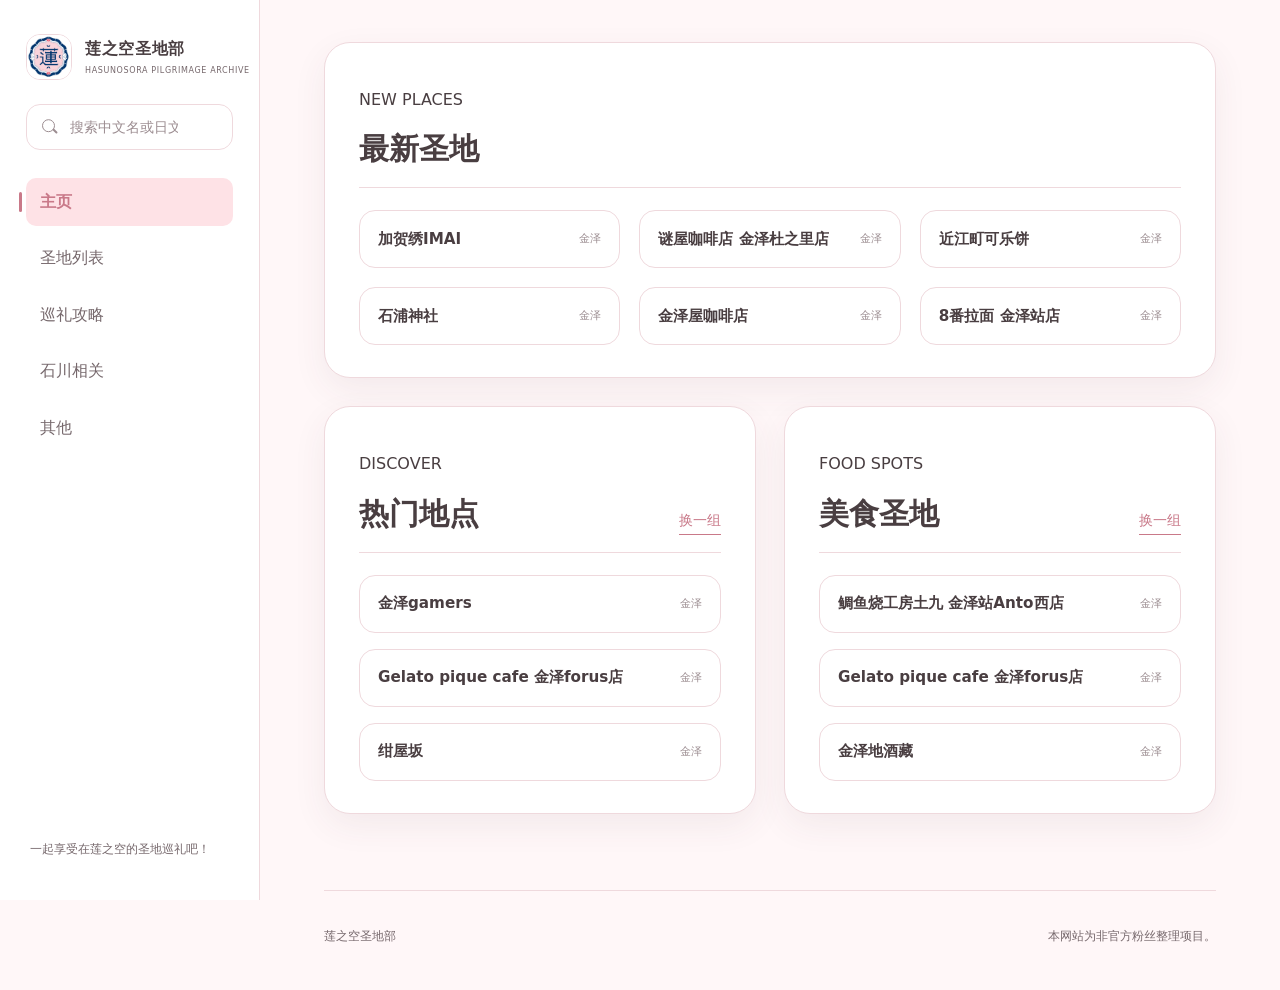
<file: index.html>
<!DOCTYPE html>
<html lang="zh-CN">
<head>
  <meta charset="UTF-8">

  <meta
    name="viewport"
    content="width=device-width, initial-scale=1.0"
  >


  <title>莲之空圣地部</title>

  <link rel="stylesheet" href="./style.css">
  <script src="./main.js" defer></script>
</head>

<body>
  <!-- 手机端菜单按钮 -->
  <button
    class="mobile-menu-button"
    id="mobile-menu-button"
    type="button"
    aria-label="打开导航菜单"
    aria-controls="sidebar"
    aria-expanded="false"
  >
    <span></span>
    <span></span>
    <span></span>
  </button>

  <!-- 手机端侧边栏遮罩 -->
  <div
    class="sidebar-overlay"
    id="sidebar-overlay"
    hidden
  ></div>

  <!-- 左侧边栏 -->
<aside class="sidebar" id="sidebar">
  <a class="site-brand" href="./index.html">
    <span class="brand-icon" aria-hidden="true">
      <img src="./images/hasu.jpg" alt="">
    </span>

    <span class="brand-text">
      <strong>莲之空圣地部</strong>
      <small>HASUNOSORA PILGRIMAGE ARCHIVE</small>
    </span>
  </a>
      <!-- 搜索框放在这里 -->
  <div class="site-search">
    <label class="visually-hidden" for="site-search-input">
      搜索圣地
    </label>

    <input
      id="site-search-input"
      type="search"
      placeholder="搜索中文名或日文名"
      autocomplete="off"
    >

    <div
      class="search-results"
      id="search-results"
      hidden
    ></div>
  </div>

    <nav class="sidebar-nav" aria-label="网站主要导航">
      <a class="active" href="./index.html">
        <span>主页</span>
      </a>

      <a href="./places/index.html">
        <span>圣地列表</span>
      </a>

      <a href="./tips/index.html">
        <span>巡礼攻略</span>
      </a>

      <a href="./news/index.html">
        <span>石川相关</span>
      </a>

      <a href="./other/index.html">
        <span>其他</span>
      </a>
    </nav>

    <div class="sidebar-footer">
      <p>一起享受在莲之空的圣地巡礼吧！</p>
    </div>
  </aside>

  <!-- 页面主体 -->
  <main class="main-content">
  

    <!-- 最新圣地 -->
    <section class="homepage-section latest-section">
      <div class="section-header">
        <div>
          <p class="section-label">NEW PLACES</p>
          <h2>最新圣地</h2>
        </div>


      </div>

      <div
        class="place-grid"
        id="latest-places"
        aria-live="polite"
      >
        <p class="status-message">正在读取地点数据……</p>
      </div>
    </section>

  <!-- 热门地点与美食圣地 -->
<div class="homepage-section-row">

  <!-- 热门地点 -->
  <section class="homepage-section popular-section">
    <div class="section-header">
      <div>
        <p class="section-label">DISCOVER</p>
        <h2>热门地点</h2>
      </div>

      <button
        class="section-button"
        id="shuffle-popular"
        type="button"
      >
        换一组
      </button>
    </div>

    <div
      class="place-grid"
      id="popular-places"
      aria-live="polite"
    ></div>
  </section>

  <!-- 美食圣地 -->
  <section class="homepage-section food-section">
    <div class="section-header">
      <div>
        <p class="section-label">FOOD SPOTS</p>
        <h2>美食圣地</h2>
      </div>

      <button
        class="section-button"
        id="shuffle-food"
        type="button"
      >
        换一组
      </button>
    </div>

    <div
      class="place-grid"
      id="food-places"
      aria-live="polite"
    ></div>
  </section>

</div>

    <footer class="site-footer">
      <p>莲之空圣地部</p>
      <p>本网站为非官方粉丝整理项目。</p>
    </footer>
  </main>
</body>
</html>
</file>
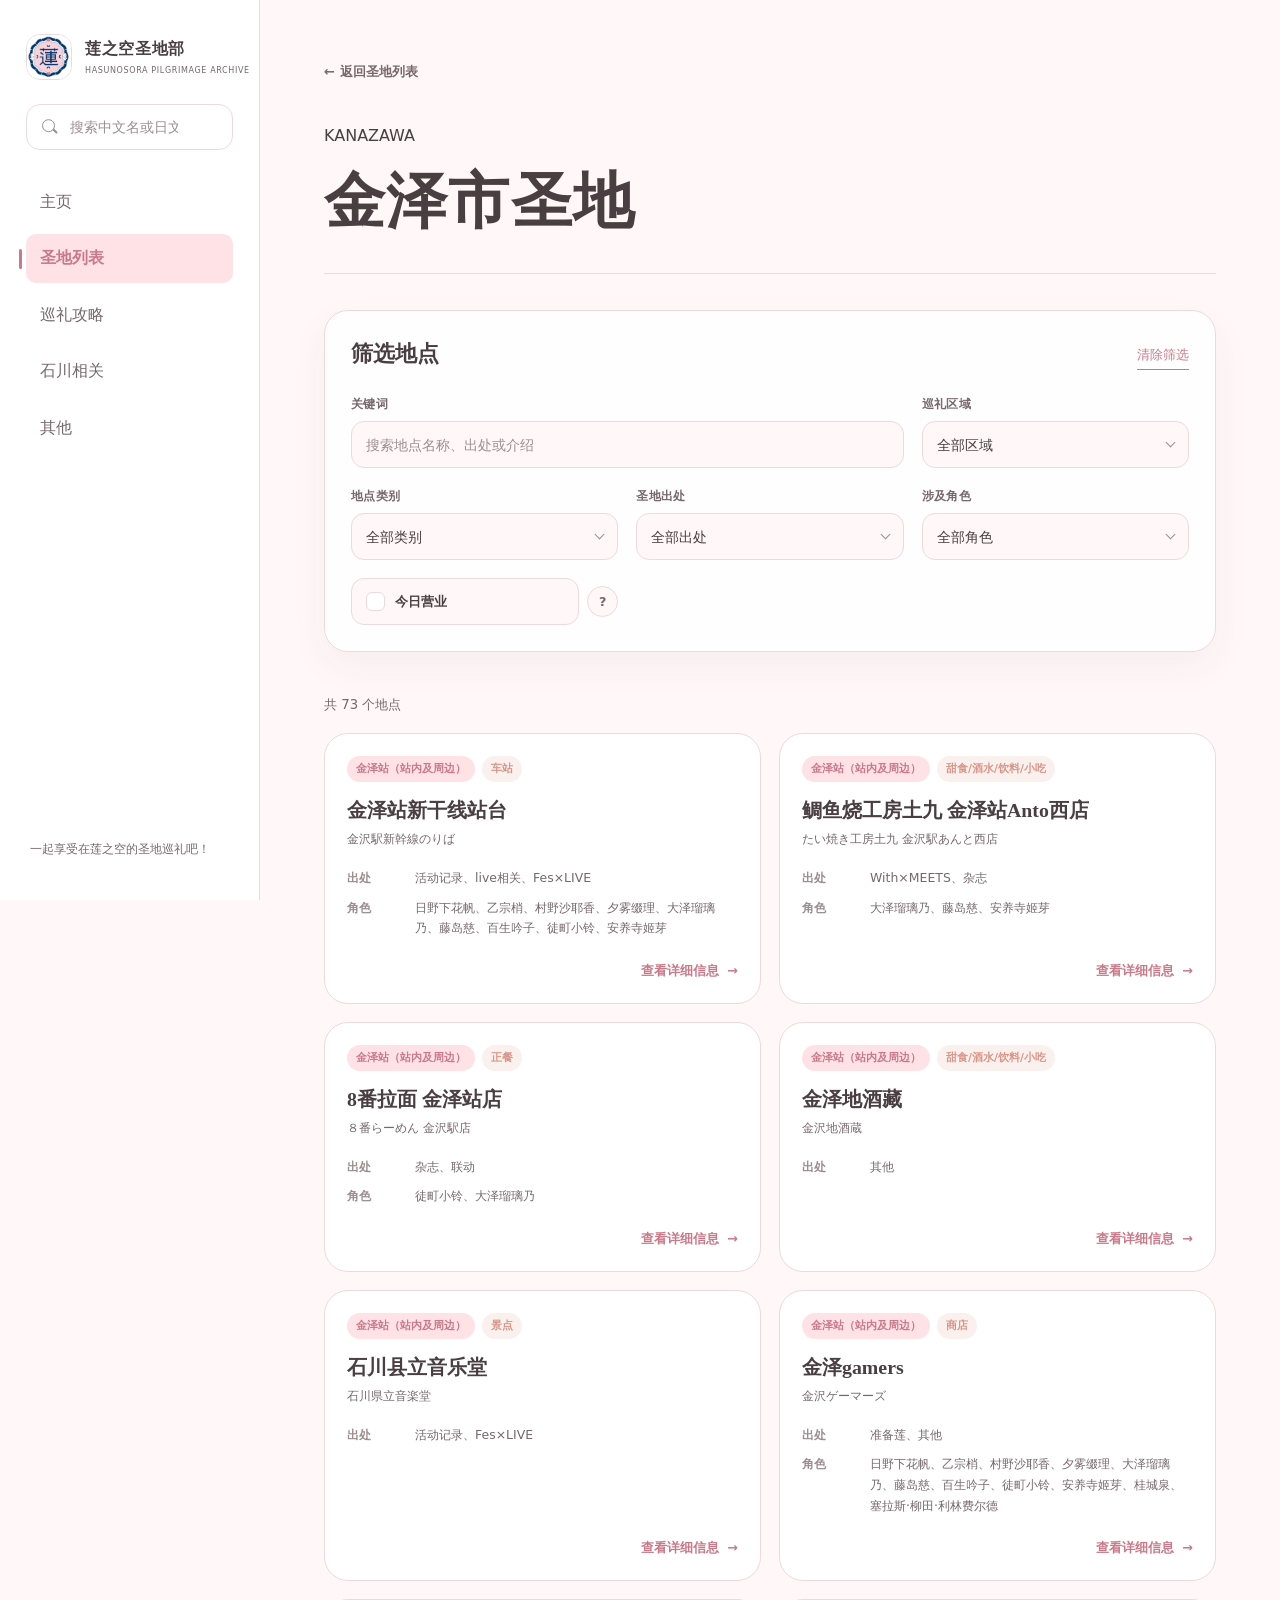
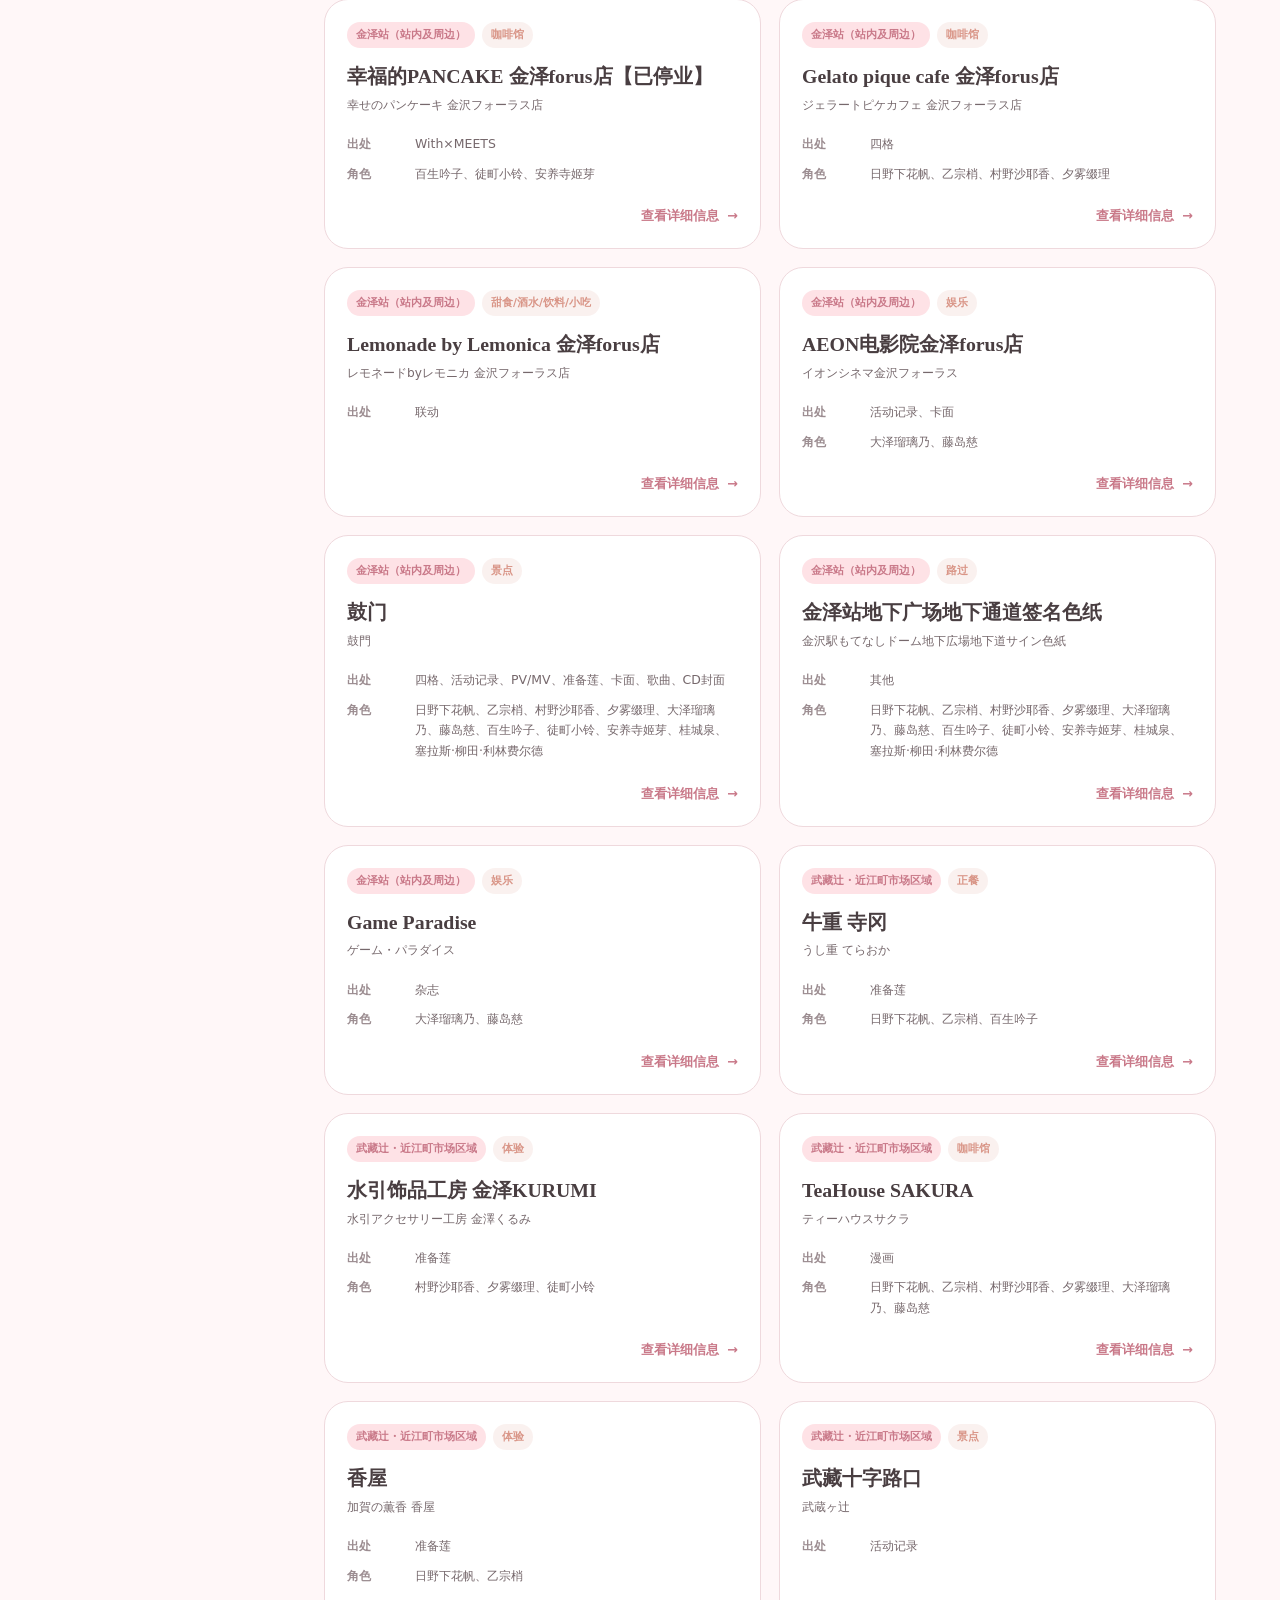
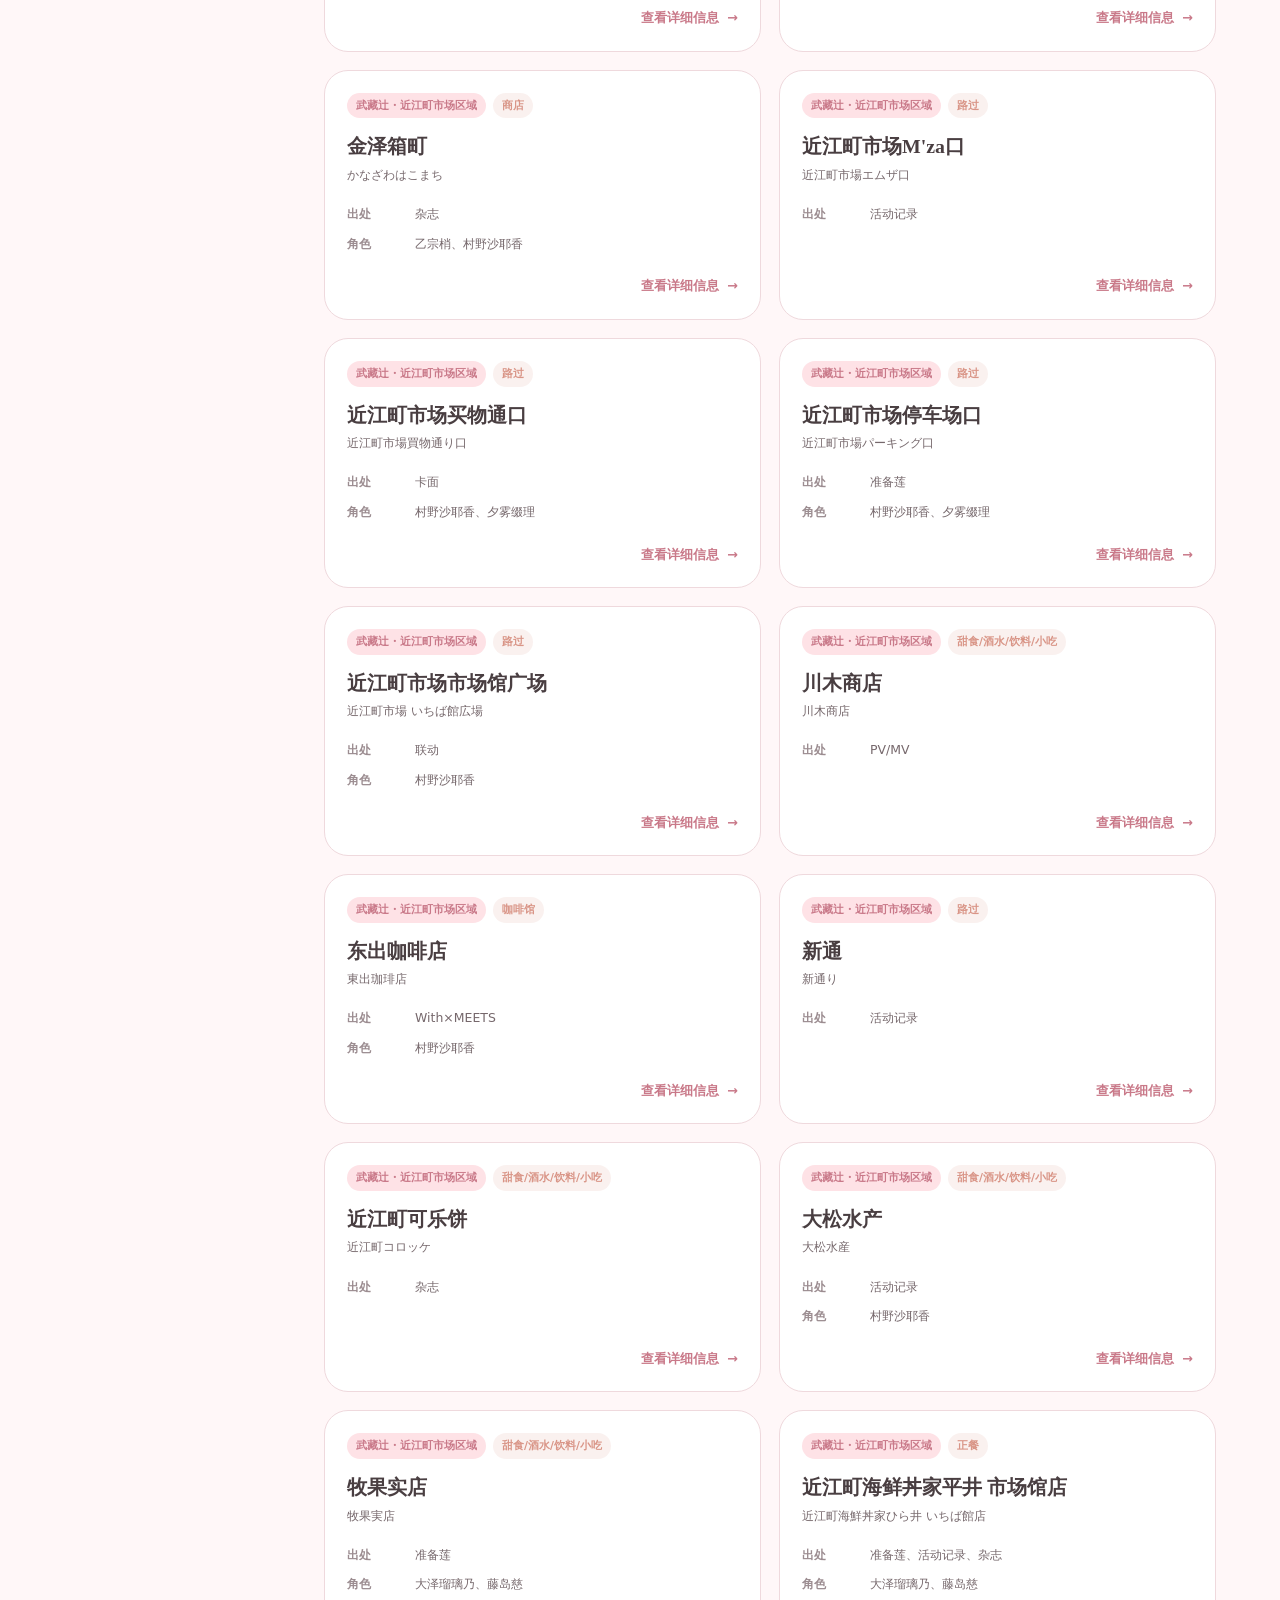
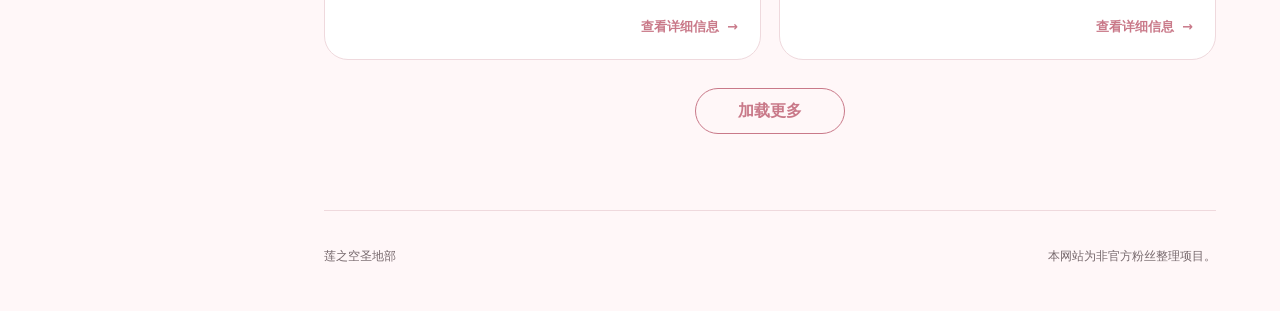
<file: places/ishikawa/kanazawa/index.html>
<!DOCTYPE html>
<html lang="zh-CN">
<head>
  <meta charset="UTF-8">

  <meta
    name="viewport"
    content="width=device-width, initial-scale=1.0"
  >

  <title>金泽市圣地｜莲之空圣地部</title>

  <!-- 公共样式 -->
  <link
    rel="stylesheet"
    href="../../../style.css"
  >

  <!-- 金泽页面专用样式 -->
  <link
    rel="stylesheet"
    href="./kanazawa.css"
  >

  <!-- 金泽页面专用脚本 -->
  <script
    src="./kanazawa.js"
    defer
  ></script>
</head>

<body>
  <!-- 手机端菜单按钮 -->
  <button
    class="mobile-menu-button"
    id="mobile-menu-button"
    type="button"
    aria-label="打开导航菜单"
    aria-controls="sidebar"
    aria-expanded="false"
  >
    <span></span>
    <span></span>
    <span></span>
  </button>

  <!-- 手机端侧边栏遮罩 -->
  <div
    class="sidebar-overlay"
    id="sidebar-overlay"
    hidden
  ></div>

  <!-- 左侧边栏 -->
  <aside
    class="sidebar"
    id="sidebar"
  >
<a class="site-brand" href="../../../index.html">
  <span class="brand-icon" aria-hidden="true">
    <img
      src="../../../images/hasu.jpg"
      alt=""
    >
  </span>

  <span class="brand-text">
    <strong>莲之空圣地部</strong>
    <small>HASUNOSORA PILGRIMAGE ARCHIVE</small>
  </span>
</a>

    <!-- 全站搜索框 -->
    <div class="site-search">
      <label
        class="visually-hidden"
        for="site-search-input"
      >
        搜索圣地
      </label>

      <input
        id="site-search-input"
        type="search"
        placeholder="搜索中文名或日文名"
        autocomplete="off"
      >

      <div
        class="search-results"
        id="search-results"
        hidden
      ></div>
    </div>

    <!-- 侧边栏导航 -->
    <nav
      class="sidebar-nav"
      aria-label="网站主要导航"
    >
      <a href="../../../index.html">
        <span>主页</span>
      </a>

      <a
        class="active"
        href="../../index.html"
        aria-current="page"
      >
        <span>圣地列表</span>
      </a>

      <a href="../../../tips/index.html">
        <span>巡礼攻略</span>
      </a>

      <a href="../../../news/index.html">
        <span>石川相关</span>
      </a>

      <a href="../../../other/index.html">
        <span>其他</span>
      </a>
    </nav>

    <div class="sidebar-footer">
      <p>一起享受在莲之空的圣地巡礼吧！</p>
    </div>
  </aside>

  <!-- 页面主体 -->
  <main class="main-content kanazawa-main">
    <!-- 返回上级和标题 -->
    <header class="kanazawa-heading">
      <a
        class="back-link"
        href="../../index.html"
      >
        ← 返回圣地列表
      </a>

      <p class="section-label">
        KANAZAWA
      </p>

      <h1>金泽市圣地</h1>
    </header>

    <!-- 筛选区域 -->
    <section
      class="filter-panel"
      aria-labelledby="filter-title"
    >
      <div class="filter-panel-heading">
        <h2 id="filter-title">筛选地点</h2>

        <button
          class="reset-filter-button"
          id="reset-filters"
          type="button"
        >
          清除筛选
        </button>
      </div>

      <div class="filter-grid">
        <!-- 金泽页面内搜索 -->
        <label class="filter-field filter-keyword">
          <span class="filter-label">
            关键词
          </span>

          <input
            id="filter-keyword"
            type="search"
            placeholder="搜索地点名称、出处或介绍"
            autocomplete="off"
          >
        </label>

<!-- 巡礼区域：自定义单选下拉框 -->
<div class="filter-field">
  <span class="filter-label">
    巡礼区域
  </span>

  <!--
    保留原来的 select。
    现有 JavaScript 仍然通过它读取当前选中的区域。
  -->
  <select
    class="single-select-native"
    id="filter-guide-area"
    tabindex="-1"
    aria-hidden="true"
  >
    <option value="">
      全部区域
    </option>
  </select>

  <!-- 页面上实际显示的单选下拉框 -->
  <div
    class="single-select"
    id="filter-guide-area-custom"
  >
    <button
      class="multi-select-button"
      id="filter-guide-area-button"
      type="button"
      aria-haspopup="listbox"
      aria-expanded="false"
      aria-controls="filter-guide-area-panel"
    >
      <span
        class="multi-select-text"
        id="filter-guide-area-text"
      >
        全部区域
      </span>

      <span
        class="multi-select-arrow"
        aria-hidden="true"
      ></span>
    </button>

    <div
      class="multi-select-panel"
      id="filter-guide-area-panel"
      hidden
    >
      <div
        class="multi-select-options single-select-options"
        id="filter-guide-area-options"
        role="listbox"
        aria-label="巡礼区域"
      ></div>
    </div>
  </div>
</div>

<!-- 地点类别：下拉多选 -->
<div class="filter-field">
  <span class="filter-label">
    地点类别
  </span>

  <div
    class="multi-select"
    id="filter-category"
    data-placeholder="全部类别"
  >
    <button
      class="multi-select-button"
      type="button"
      aria-expanded="false"
    >
      <span class="multi-select-text">
        全部类别
      </span>

      <span
        class="multi-select-arrow"
        aria-hidden="true"
      ></span>
    </button>

    <div
      class="multi-select-panel"
      hidden
    >
      <div
        class="multi-select-options"
        data-multi-options
      ></div>
    </div>
  </div>
</div>      

<!-- 圣地出处：下拉多选 -->
<div class="filter-field">
  <span class="filter-label">
    圣地出处
  </span>

  <div
    class="multi-select"
    id="filter-source"
    data-placeholder="全部出处"
  >
    <button
      class="multi-select-button"
      type="button"
      aria-expanded="false"
    >
      <span class="multi-select-text">
        全部出处
      </span>

      <span
        class="multi-select-arrow"
        aria-hidden="true"
      ></span>
    </button>

    <div
      class="multi-select-panel"
      hidden
    >
      <div
        class="multi-select-options"
        data-multi-options
      ></div>
    </div>
  </div>
</div>

<!-- 涉及角色：下拉多选 -->
<div class="filter-field">
  <span class="filter-label">
    涉及角色
  </span>

  <div
    class="multi-select"
    id="filter-character"
    data-placeholder="全部角色"
  >
    <button
      class="multi-select-button"
      type="button"
      aria-expanded="false"
    >
      <span class="multi-select-text">
        全部角色
      </span>

      <span
        class="multi-select-arrow"
        aria-hidden="true"
      ></span>
    </button>

    <div
      class="multi-select-panel"
      hidden
    >
      <div
        class="multi-select-options"
        data-multi-options
      ></div>
    </div>
  </div>
</div>

<!-- 今日营业 -->
<div class="today-open-control">
  <label
    class="today-open-filter"
    for="filter-open-today"
  >
    <input
      id="filter-open-today"
      type="checkbox"
    >

    <span
      class="checkbox-mark"
      aria-hidden="true"
    ></span>

    <span>
      今日营业
    </span>
  </label>

  <div class="open-today-help">
    <button
      class="open-today-help-button"
      id="open-today-help-button"
      type="button"
      aria-label="查看今日营业筛选说明"
      aria-controls="open-today-help-popup"
      aria-expanded="false"
    >
      ?
    </button>

    <div
      class="open-today-help-popup"
      id="open-today-help-popup"
      role="note"
    >
      <strong>
        关于“今日营业”
      </strong>

      <p>
        此筛选仅根据已登记的固定休息日进行判断。
        不定休会被归入营业；节假日特别营业、
        补休及临时停业等情况可能无法反映，
        出发前请查询圣地官网。
      </p>
    </div>
  </div>
</div>
      </div>
    </section>

    <!-- 筛选结果 -->
    <section
      class="places-result-section"
      aria-labelledby="result-title"
    >
      <div class="result-heading">
        <h2
          class="visually-hidden"
          id="result-title"
        >
          地点筛选结果
        </h2>

        <p
          class="result-count"
          id="result-count"
        >
          正在读取地点数据……
        </p>
      </div>

      <div
        class="kanazawa-place-list"
        id="kanazawa-place-list"
        aria-live="polite"
      >
        <p class="status-message">
          正在读取地点数据……
        </p>
      </div>

      <div class="load-more-area">
        <button
          class="load-more-button"
          id="load-more-button"
          type="button"
          hidden
        >
          加载更多
        </button>
      </div>
    </section>

    <footer class="site-footer">
      <p>莲之空圣地部</p>
      <p>本网站为非官方粉丝整理项目。</p>
    </footer>
  </main>
</body>
</html>
</file>
<file: style.css>
:root {
  /* 页面整体背景：略带粉色 */
  --background: #fff7f8;

  /* 侧边栏、卡片、搜索结果等主体区域保持白色 */
  --surface: #ffffff;

  /* 导航 hover、标签等较浅的粉色区域 */
  --surface-muted: #fff0f2;

  /* 文字颜色使用略带暖调的深灰色 */
  --text-primary: #493e41;
  --text-secondary: #76686c;
  --text-light: #9c8d91;

  /* 边框使用低饱和度浅粉 */
  --border: #efd9dd;

  /*
    为了减少修改量，变量名称继续保留 green，
    但实际颜色已经改成粉色。
  */
  --green: #c97989;
  --green-dark: #aa5d6d;
  --green-light: #fee2e6;

  /* 桃色辅助色 */
  --pink: #d99587;

  --sidebar-width: 260px;

  --radius-large: 24px;
  --radius-medium: 15px;
  --radius-small: 10px;

  --shadow:
    0 18px 45px rgba(91, 61, 69, 0.09);
}

/* =========================
   基础设置
========================= */

* {
  box-sizing: border-box;
}

html {
  scroll-behavior: smooth;
}

body {
  margin: 0;
  min-height: 100vh;

  background: var(--background);
  color: var(--text-primary);

  font-family:
    Inter,
    "Noto Sans SC",
    "Noto Sans JP",
    "PingFang SC",
    "Hiragino Sans GB",
    "Microsoft YaHei",
    system-ui,
    sans-serif;

  line-height: 1.65;
}

a {
  color: inherit;
  text-decoration: none;
}

button {
  font: inherit;
}


/* =========================
   左侧边栏
========================= */

.sidebar {
  position: fixed;
  top: 0;
  bottom: 0;
  left: 0;

  z-index: 30;

  display: flex;
  flex-direction: column;

  width: var(--sidebar-width);
  padding: 34px 26px 28px;

  border-right: 1px solid var(--border);

  background: rgba(255, 255, 255, 0.95);

  backdrop-filter: blur(16px);
  -webkit-backdrop-filter: blur(16px);
}

.site-brand {
  display: flex;
  align-items: center;
  gap: 13px;

  margin-bottom: 24px;
}

.brand-icon {
  display: grid;
  flex: 0 0 auto;
  place-items: center;
  overflow: hidden;

  width: 46px;
  height: 46px;

  border: 1px solid var(--border);
  border-radius: 14px;

  background: var(--primary-light);
}

.brand-icon img {
  display: block;

  width: 100%;
  height: 100%;

  object-fit: cover;
}

.brand-text {
  min-width: 0;
}

.brand-text strong,
.brand-text small {
  display: block;
}

.brand-text strong {
  font-size: 0.98rem;
  letter-spacing: 0.04em;
}

.brand-text small {
  margin-top: 2px;

  color: var(--text-secondary);

  font-size: 0.5rem;
  letter-spacing: 0.08em;
  white-space: nowrap;
}

/* =========================
   侧边栏搜索框
========================= */

.site-search {
  position: relative;
  z-index: 40;

  width: 100%;
  margin-bottom: 28px;
}


/* 屏幕阅读器可以读取，页面中不直接显示 */
.visually-hidden {
  position: absolute;

  overflow: hidden;

  width: 1px;
  height: 1px;
  padding: 0;
  margin: -1px;

  border: 0;

  clip: rect(0, 0, 0, 0);
  white-space: nowrap;
}


/* 搜索图标的圆形部分 */
.site-search::before {
  position: absolute;
  top: 50%;
  left: 16px;

  z-index: 2;

  width: 11px;
  height: 11px;

  border: 1.8px solid var(--text-light);
  border-radius: 50%;

  content: "";

  pointer-events: none;

  transform:
    translateY(-60%);
}


/* 搜索图标的手柄部分 */
.site-search::after {
  position: absolute;
  top: 24px;
  left: 27px;

  z-index: 2;

  width: 6px;
  height: 1.8px;

  border-radius: 999px;

  background: var(--text-light);

  content: "";

  pointer-events: none;

  transform: rotate(45deg);
  transform-origin: left center;
}


#site-search-input {
  display: block;

  width: 100%;
  height: 46px;

  padding:
    0
    40px
    0
    43px;

  border: 1px solid var(--border);
  border-radius: 14px;

  outline: none;

  background:
    rgba(255, 255, 255, 0.96);

  color: var(--text-primary);

  font-family: inherit;
  font-size: 0.86rem;

  transition:
    border-color 160ms ease,
    background-color 160ms ease,
    box-shadow 160ms ease;
}


#site-search-input::placeholder {
  color: var(--text-light);
}


#site-search-input:hover {
  border-color:
    rgba(201, 121, 137, 0.35);

  background: white;
}


#site-search-input:focus {
  border-color: var(--green);

  background: white;

  box-shadow:
    0 0 0 3px rgba(201, 121, 137, 0.11),
    0 8px 22px rgba(91, 61, 69, 0.08);
}


/* Chrome、Edge 和 Safari 的默认清除按钮 */
#site-search-input::-webkit-search-cancel-button {
  opacity: 0.55;

  cursor: pointer;
}


/* =========================
   搜索结果下拉框
========================= */

.search-results {
  position: absolute;
  top: calc(100% + 9px);
  left: 0;
  right: 0;

  z-index: 50;

  overflow-x: hidden;
  overflow-y: auto;

  max-height: 390px;
  padding: 7px;

  border: 1px solid var(--border);
  border-radius: 16px;

  background:
    rgba(255, 255, 255, 0.98);

  box-shadow:
    0 18px 44px rgba(91, 61, 69, 0.16);

  backdrop-filter: blur(18px);
  -webkit-backdrop-filter: blur(18px);
}


.search-results[hidden] {
  display: none;
}


/* 单条搜索结果 */
.search-result-item {
  display: grid;
  grid-template-columns:
    minmax(0, 1fr)
    auto;

  gap: 2px 12px;

  padding: 12px 13px;

  border-radius: 11px;

  transition:
    background-color 140ms ease,
    transform 140ms ease;
}


.search-result-item:hover,
.search-result-item:focus-visible {
  outline: none;

  background: var(--green-light);

  transform: translateX(2px);
}


/* 中文地点名 */
.search-result-name {
  overflow: hidden;

  color: var(--text-primary);

  font-size: 0.86rem;
  font-weight: 700;

  text-overflow: ellipsis;
  white-space: nowrap;
}


/* 日文地点名 */
.search-result-ja {
  grid-column: 1;

  overflow: hidden;

  color: var(--text-secondary);

  font-size: 0.72rem;

  text-overflow: ellipsis;
  white-space: nowrap;
}


/* 地点类别 */
.search-result-meta {
  grid-column: 2;
  grid-row: 1 / span 2;

  align-self: center;

  padding: 3px 7px;

  border-radius: 999px;

  background: var(--surface-muted);
  color: var(--text-secondary);

  font-size: 0.64rem;
  white-space: nowrap;
}


.search-result-item:hover .search-result-meta,
.search-result-item:focus-visible .search-result-meta {
  background:
    rgba(255, 255, 255, 0.72);

  color: var(--green);
}


/* 没有搜索结果 */
.search-empty {
  margin: 0;
  padding: 18px 12px;

  color: var(--text-secondary);

  font-size: 0.8rem;
  text-align: center;
}


/* 搜索结果滚动条 */
.search-results::-webkit-scrollbar {
  width: 6px;
}


.search-results::-webkit-scrollbar-track {
  background: transparent;
}


.search-results::-webkit-scrollbar-thumb {
  border-radius: 999px;

  background:
    rgba(201, 121, 137, 0.22);
}


.search-results::-webkit-scrollbar-thumb:hover {
  background:
    rgba(201, 121, 137, 0.38);
}

.sidebar-nav {
  display: grid;
  gap: 8px;
}

.sidebar-nav a {
  position: relative;

  display: flex;
  align-items: center;
  gap: 0;

  padding: 11px 14px;

  border-radius: var(--radius-small);

  color: var(--text-secondary);

  transition:
    background-color 160ms ease,
    color 160ms ease,
    transform 160ms ease;
}

.sidebar-nav a:hover,
.sidebar-nav a:focus-visible {
  background: var(--surface-muted);
  color: var(--text-primary);

  transform: translateX(2px);
}

.sidebar-nav a.active {
  background: var(--green-light);
  color: var(--green);

  font-weight: 700;
}

.sidebar-nav a.active::before {
  position: absolute;
  top: 50%;
  left: -7px;

  width: 3px;
  height: 20px;

  border-radius: 999px;

  background: var(--green);

  content: "";

  transform: translateY(-50%);
}


.sidebar-footer {
  margin-top: auto;
  padding: 0 4px;

  color: var(--text-secondary);

  font-size: 0.78rem;
}


/* =========================
   主页面
========================= */

.main-content {
  width: calc(100% - var(--sidebar-width));
  max-width: 1380px;

  margin-left: var(--sidebar-width);
  padding:
    42px
    clamp(28px, 5vw, 76px)
    32px;
}




/* =========================
   首页板块
========================= */

.homepage-section {
  position: relative;

  margin-top: 28px;
  padding:
    28px
    clamp(22px, 3vw, 34px)
    32px;

  border: 1px solid var(--border);
  border-radius: 26px;

  background: var(--surface);

  box-shadow:
    0 12px 34px rgba(91, 61, 69, 0.07);
}

/* 热门地点与美食圣地的左右排列容器 */
.homepage-section-row {
  display: grid;
  grid-template-columns:
    repeat(2, minmax(0, 1fr));

  gap: 28px;

  margin-top: 28px;
}

/* 容器里的两个板块不再重复增加顶部间距 */
.homepage-section-row .homepage-section {
  min-width: 0;
  margin-top: 0;
}

/* 每个半宽板块内部的两个地点上下排列 */
.homepage-section-row .place-grid {
  grid-template-columns: 1fr;
  gap: 16px;
}

.main-content > .homepage-section:first-of-type {
  margin-top: 0;
}

.section-header {
  display: flex;
  align-items: flex-end;
  justify-content: space-between;
  gap: 20px;

  margin-bottom: 22px;
  padding-bottom: 17px;

  border-bottom: 1px solid var(--border);
}

.section-header h2 {
  margin: 0;

  font-family:
    "Noto Serif SC",
    "Songti SC",
    serif;

  font-size:
    clamp(1.45rem, 2.5vw, 1.9rem);

  font-weight: 600;
  line-height: 1.35;
}

.section-link,
.section-button {
  padding: 0 0 2px;

  border: 0;
  border-bottom: 1px solid currentColor;

  background: transparent;
  color: var(--green);

  cursor: pointer;

  font-size: 0.86rem;
}

.section-link:hover,
.section-link:focus-visible,
.section-button:hover,
.section-button:focus-visible {
  color: var(--pink);
}


/* =========================
   地点卡片
========================= */
/* 首页地点名称卡片 */
.homepage-place-link {
  display: flex;
  align-items: center;
  justify-content: space-between;
  gap: 14px;

  min-width: 0;
  min-height: 58px;
  padding: 15px 18px;

  border: 1px solid var(--border);
  border-radius: 16px;

  background: #ffffff;

  transition:
    border-color 160ms ease,
    box-shadow 160ms ease,
    transform 160ms ease;
}

.homepage-place-link:hover,
.homepage-place-link:focus-visible {
  border-color: rgba(201, 121, 137, 0.38);

  outline: none;

  box-shadow:
    0 9px 24px rgba(91, 61, 69, 0.09);

  transform: translateY(-2px);
}

.homepage-place-name {
  min-width: 0;

  overflow: hidden;

  color: var(--text-primary);

  font-size: 0.95rem;
  font-weight: 700;

  text-overflow: ellipsis;
  white-space: nowrap;
}

.homepage-place-location {
  flex: 0 0 auto;

  color: var(--text-light);

  font-size: 0.7rem;
  font-weight: 500;

  white-space: nowrap;
}

.place-grid {
  display: grid;

  grid-template-columns:
    repeat(3, minmax(0, 1fr));

  gap: 19px;
}

.place-card {
  overflow: hidden;
  min-width: 0;

  border: 1px solid #f3dfe2;
  border-radius: var(--radius-large);

  background: #fffafa;

  transition:
    border-color 180ms ease,
    box-shadow 180ms ease,
    transform 180ms ease;
}

.place-card:hover,
.place-card:focus-within {
  border-color: rgba(var(--primary-rgb), 0.38);

  box-shadow:
    0 15px 34px rgba(var(--shadow-rgb), 0.12);

  transform: translateY(-4px);
}

.place-card-link {
  display: block;
  height: 100%;
}

.place-card-image {
  position: relative;

  display: flex;
  align-items: end;

  min-height: 185px;
  padding: 18px;

  background:
    linear-gradient(
      135deg,
      #d98c9a,
      #efbec5
    );

  background-position: center;
  background-size: cover;
}

.place-card-image.type-food {
  background:
    linear-gradient(
      135deg,
      #dfa095,
      #f2c9c0
    );

  background-position: center;
  background-size: cover;
}

.place-card-image.type-scenery {
  background:
    linear-gradient(
      135deg,
      #b8949e,
      #dfc5cb
    );

  background-position: center;
  background-size: cover;
}

  background-position: center;
  background-size: cover;
}

.place-card-image.has-image::after {
  position: absolute;
  inset: 0;

  background:
    linear-gradient(
      to top,
      rgba(20, 30, 25, 0.57),
      rgba(20, 30, 25, 0.06)
    );

  content: "";
}

.place-number {
  position: absolute;
  top: 14px;
  right: 16px;
  z-index: 2;

  color: rgba(255, 255, 255, 0.78);

  font-size: 0.7rem;
  font-weight: 700;
  letter-spacing: 0.15em;
}

.place-region {
  position: relative;
  z-index: 2;

  display: inline-flex;

  padding: 5px 10px;

  border: 1px solid rgba(255, 255, 255, 0.3);
  border-radius: 999px;

  background: rgba(0, 0, 0, 0.13);

  font-size: 0.73rem;

  backdrop-filter: blur(8px);
  -webkit-backdrop-filter: blur(8px);
}

.place-card-content {
  padding: 20px;
}

.place-card-content h3 {
  margin: 0;

  font-size: 1.1rem;
  line-height: 1.45;
}

.place-summary {
  min-height: 3.2em;
  margin: 10px 0 19px;

  color: var(--text-secondary);

  font-size: 0.86rem;
}

.place-meta {
  display: flex;
  align-items: center;
  justify-content: space-between;
  gap: 12px;

  color: var(--text-light);

  font-size: 0.74rem;
}

.place-detail-label {
  color: var(--green);

  font-weight: 700;
}

.status-message {
  grid-column: 1 / -1;

  margin: 0;
  padding: 32px;

  border: 1px dashed var(--border);
  border-radius: var(--radius-medium);

  color: var(--text-secondary);

  text-align: center;
}

.status-message.error {
  color: #8d4050;
}


/* =========================
   页脚
========================= */

.site-footer {
  display: flex;
  justify-content: space-between;
  gap: 20px;

  margin-top: 76px;
  padding-top: 23px;

  border-top: 1px solid var(--border);

  color: var(--text-secondary);

  font-size: 0.76rem;
}


/* =========================
   手机菜单
========================= */

.mobile-menu-button {
  position: fixed;
  top: 16px;
  left: 16px;

  z-index: 50;

  display: none;
  place-items: center;

  width: 44px;
  height: 44px;

  padding: 0;

  border: 1px solid var(--border);
  border-radius: 50%;

  background: white;

  box-shadow:
    0 8px 22px rgba(91, 61, 69, 0.12);

  cursor: pointer;
}

.mobile-menu-button span {
  display: block;

  width: 18px;
  height: 2px;
  margin: 3px auto;

  border-radius: 999px;

  background: var(--text-primary);
}

.sidebar-overlay {
  position: fixed;
  inset: 0;

  z-index: 20;

  background: rgba(17, 27, 22, 0.38);
}


/* =========================
   响应式
========================= */

@media (max-width: 1050px) {
  .place-grid {
    grid-template-columns:
      repeat(2, minmax(0, 1fr));
  }
}

@media (max-width: 760px) {
  .mobile-menu-button {
    display: grid;
  }

  .sidebar {
    width: min(82vw, 305px);

    transform: translateX(-105%);

    transition: transform 200ms ease;
  }

  .sidebar.open {
    transform: translateX(0);
  }

   .site-search {
    margin-bottom: 24px;
  }

  #site-search-input {
    height: 48px;
    font-size: 0.9rem;
  }

  .search-results {
    max-height: 45vh;
  }  

  .main-content {
    width: 100%;

    margin-left: 0;

    padding:
      76px
      20px
      27px;
  }

 

  .place-grid {
    grid-template-columns: 1fr;
  }

  .place-summary {
    min-height: auto;
  }

  .site-footer {
    flex-direction: column;
    gap: 4px;
  }

  .homepage-section {
  margin-top: 20px;
  padding: 22px 16px 24px;

  border-radius: 21px;
}

  .homepage-section-row {
    grid-template-columns: 1fr;
    gap: 20px;
    margin-top: 20px;
  }

.homepage-section-row .place-grid {
  grid-template-columns: 1fr;
}

.homepage-section::before {
  left: 22px;
  width: 58px;
}

.section-header {
  align-items: flex-start;
  gap: 12px;
}

.section-header h2 {
  font-size: 1.42rem;
}
}


/* 减少动画设置 */
@media (prefers-reduced-motion: reduce) {
  *,
  *::before,
  *::after {
    scroll-behavior: auto !important;
    transition: none !important;
  }
}
</file>
<file: places/ishikawa/kanazawa/kanazawa.css>
/* =========================
   金泽页面主体
========================= */

.kanazawa-main {
  min-height: 100vh;
}


/* =========================
   页面标题
========================= */

.kanazawa-heading {
  padding:
    16px
    0
    34px;

  border-bottom:
    1px solid var(--border);
}


.back-link {
  display: inline-flex;
  align-items: center;

  margin-bottom: 24px;

  color: var(--text-secondary);

  font-size: 0.82rem;
  font-weight: 600;

  transition:
    color 160ms ease,
    transform 160ms ease;
}


.back-link:hover,
.back-link:focus-visible {
  color: var(--green);

  transform: translateX(-3px);
}


.kanazawa-heading h1 {
  margin: 0;

  font-family:
    "Noto Serif SC",
    "Songti SC",
    serif;

  font-size:
    clamp(2.3rem, 4.8vw, 4.2rem);

  font-weight: 600;
  line-height: 1.2;
  letter-spacing: 0.02em;
}


/* =========================
   筛选面板
========================= */

.filter-panel {
  margin-top: 36px;
  padding: 26px;

  border:
    1px solid var(--border);

  border-radius:
    var(--radius-large);

  background:
    rgba(255, 255, 255, 0.9);

  box-shadow:
    0 14px 38px rgba(91, 61, 69, 0.05);
}


.filter-panel-heading {
  display: flex;
  align-items: center;
  justify-content: space-between;
  gap: 18px;

  margin-bottom: 22px;
}


.filter-panel-heading h2 {
  margin: 0;

  font-family:
    "Noto Serif SC",
    "Songti SC",
    serif;

  font-size: 1.35rem;
  font-weight: 600;
}


.reset-filter-button {
  padding: 4px 0;

  border: 0;
  border-bottom:
    1px solid currentColor;

  background: transparent;
  color: var(--green);

  cursor: pointer;

  font-size: 0.8rem;

  transition:
    color 160ms ease;
}


.reset-filter-button:hover,
.reset-filter-button:focus-visible {
  color: var(--pink);
}


/* =========================
   筛选布局
========================= */

.filter-grid {
  display: grid;

  grid-template-columns:
    repeat(3, minmax(0, 1fr));

  gap: 18px;
}


.filter-field {
  display: flex;
  flex-direction: column;
  gap: 7px;

  min-width: 0;
}


.filter-keyword {
  grid-column:
    span 2;
}


.filter-label {
  color:
    var(--text-secondary);

  font-size: 0.76rem;
  font-weight: 700;
  letter-spacing: 0.03em;
}


/*
 * 只设置筛选区域直属的
 * 输入框和下拉菜单。
 *
 * 这样不会影响多选区域内部的 checkbox。
 */
.filter-field > input,
.filter-field > select {
  display: block;

  width: 100%;
  height: 47px;

  padding:
    0
    14px;

  border:
    1px solid var(--border);

  border-radius:
    13px;

  outline: none;

  background:
    var(--background);

  color:
    var(--text-primary);

  font-family: inherit;
  font-size: 0.86rem;

  transition:
    border-color 160ms ease,
    background-color 160ms ease,
    box-shadow 160ms ease;
}


/* 下拉菜单箭头 */
.filter-field > select {
  padding-right: 37px;

  appearance: none;
  -webkit-appearance: none;

  background-image:
    linear-gradient(
      45deg,
      transparent 50%,
      var(--text-light) 50%
    ),
    linear-gradient(
      135deg,
      var(--text-light) 50%,
      transparent 50%
    );

  background-position:
    calc(100% - 17px) 20px,
    calc(100% - 12px) 20px;

  background-repeat:
    no-repeat;

  background-size:
    5px 5px,
    5px 5px;

  cursor: pointer;
}


.filter-field > input::placeholder {
  color:
    var(--text-light);
}


.filter-field > input:hover,
.filter-field > select:hover {
  border-color:
    rgba(201, 121, 137, 0.34);

  background-color:
    var(--surface);
}


.filter-field > input:focus,
.filter-field > select:focus {
  border-color:
    var(--green);

  background-color:
    var(--surface);

  box-shadow:
    0 0 0 3px
    rgba(201, 121, 137, 0.1);
}


/* =========================
   下拉多选框
========================= */

.multi-select {
  position: relative;

  min-width: 0;
}


/* 下拉框按钮 */
.multi-select-button {
  display: flex;
  align-items: center;
  justify-content: space-between;
  gap: 12px;

  width: 100%;
  height: 47px;

  padding:
    0
    14px;

  border:
    1px solid var(--border);

  border-radius:
    13px;

  outline: none;

  background:
    var(--background);

  color:
    var(--text-primary);

  cursor: pointer;

  font-family: inherit;
  font-size: 0.86rem;
  text-align: left;

  transition:
    border-color 160ms ease,
    background-color 160ms ease,
    box-shadow 160ms ease;
}


.multi-select-button:hover {
  border-color:
    rgba(201, 121, 137, 0.34);

  background:
    var(--surface);
}


.multi-select-button:focus-visible,
.multi-select.open
.multi-select-button {
  border-color:
    var(--green);

  background:
    var(--surface);

  box-shadow:
    0 0 0 3px
    rgba(201, 121, 137, 0.1);
}


/* 按钮文字 */
.multi-select-text {
  min-width: 0;

  overflow: hidden;

  text-overflow: ellipsis;
  white-space: nowrap;
}


.multi-select.has-selection
.multi-select-text {
  color:
    var(--green);

  font-weight: 700;
}


/* 下拉箭头 */
.multi-select-arrow {
  flex: 0 0 auto;

  width: 7px;
  height: 7px;

  border-right:
    1.5px solid var(--text-light);

  border-bottom:
    1.5px solid var(--text-light);

  transform:
    translateY(-2px)
    rotate(45deg);

  transition:
    border-color 160ms ease,
    transform 160ms ease;
}


.multi-select.open
.multi-select-arrow {
  border-color:
    var(--green);

  transform:
    translateY(2px)
    rotate(225deg);
}


/* 下拉面板 */
.multi-select-panel {
  position: absolute;
  top: calc(100% + 7px);
  left: 0;
  z-index: 30;

  width: 100%;
  min-width: 210px;

  padding: 7px;

  border:
    1px solid var(--border);

  border-radius:
    13px;

  background:
    var(--surface);

  box-shadow:
    0 16px 40px
    rgba(91, 61, 69, 0.14);
}


.multi-select-panel[hidden] {
  display: none;
}


/* 下拉选项区域 */
.multi-select-options {
  display: grid;
  gap: 3px;

  max-height: 230px;

  overflow-y: auto;
  overscroll-behavior: contain;

  scrollbar-width: thin;
  scrollbar-color:
    rgba(201, 121, 137, 0.28)
    transparent;
}


/* Chrome、Edge、Safari 滚动条 */
.multi-select-options::-webkit-scrollbar {
  width: 7px;
}


.multi-select-options::-webkit-scrollbar-track {
  background:
    transparent;
}


.multi-select-options::-webkit-scrollbar-thumb {
  border:
    2px solid transparent;

  border-radius:
    999px;

  background:
    rgba(201, 121, 137, 0.26);

  background-clip:
    padding-box;
}


/* 单个选项 */
.multi-filter-option {
  position: relative;

  display: flex;
  align-items: center;
  gap: 10px;

  min-height: 38px;

  padding:
    7px
    9px;

  border-radius:
    9px;

  color:
    var(--text-secondary);

  cursor: pointer;

  font-size: 0.82rem;
  line-height: 1.4;

  transition:
    background-color 150ms ease,
    color 150ms ease;
}


.multi-filter-option:hover {
  background:
    rgba(201, 121, 137, 0.07);

  color:
    var(--text-primary);
}


/* 隐藏默认 checkbox */
.multi-filter-option input {
  position: absolute;

  width: 1px;
  height: 1px;

  margin: 0;

  opacity: 0;

  pointer-events: none;
}


/* 自定义 checkbox */
.multi-filter-checkbox {
  position: relative;

  flex: 0 0 auto;

  width: 18px;
  height: 18px;

  border:
    1.5px solid var(--border);

  border-radius:
    5px;

  background:
    var(--surface);

  transition:
    border-color 150ms ease,
    background-color 150ms ease,
    box-shadow 150ms ease;
}


/* 对勾 */
.multi-filter-checkbox::after {
  position: absolute;
  top: 2px;
  left: 6px;

  width: 4px;
  height: 8px;

  border:
    solid white;

  border-width:
    0
    2px
    2px
    0;

  content: "";

  opacity: 0;

  transform:
    rotate(45deg);

  transition:
    opacity 120ms ease;
}


/* 已选择状态 */
.multi-filter-option
input:checked
+
.multi-filter-checkbox {
  border-color:
    var(--green);

  background:
    var(--green);
}


.multi-filter-option
input:checked
+
.multi-filter-checkbox::after {
  opacity: 1;
}


.multi-filter-option:has(
  input:checked
) {
  background:
    var(--green-light);

  color:
    var(--green);

  font-weight: 700;
}


/* 键盘焦点 */
.multi-filter-option
input:focus-visible
+
.multi-filter-checkbox {
  box-shadow:
    0 0 0 3px
    rgba(201, 121, 137, 0.14);
}


/* 选项文字 */
.multi-filter-option-text {
  min-width: 0;

  overflow-wrap:
    anywhere;
}


/* 无选项提示 */
.multi-filter-empty {
  margin: 0;

  padding:
    9px;

  color:
    var(--text-light);

  font-size: 0.8rem;
}

/* =========================
   巡礼区域单选下拉框
========================= */

/*
 * 隐藏原生 select。
 * JavaScript 仍然会使用它保存筛选值。
 */
.single-select-native {
  display: none !important;
}


/* 自定义单选下拉框外层 */
.single-select {
  position: relative;

  min-width: 0;
}


/* 展开状态 */
.single-select.open
.multi-select-button {
  border-color:
    var(--green);

  background:
    var(--surface);

  box-shadow:
    0 0 0 3px
    rgba(201, 121, 137, 0.1);
}


/* 展开时旋转箭头 */
.single-select.open
.multi-select-arrow {
  border-color:
    var(--green);

  transform:
    translateY(2px)
    rotate(225deg);
}


/* 已选择具体区域时的按钮文字 */
.single-select.has-selection
.multi-select-text {
  color:
    var(--green);

  font-weight: 700;
}


/* 单个区域选项 */
.single-select-option {
  display: block;

  width: 100%;
  min-height: 38px;

  padding:
    8px
    10px;

  border: 0;
  border-radius: 9px;

  background: transparent;
  color: var(--text-secondary);

  cursor: pointer;

  font-family: inherit;
  font-size: 0.82rem;
  line-height: 1.4;
  text-align: left;

  transition:
    background-color 150ms ease,
    color 150ms ease;
}


/* 鼠标经过和键盘焦点 */
.single-select-option:hover,
.single-select-option:focus-visible {
  outline: none;

  background:
    rgba(201, 121, 137, 0.07);

  color:
    var(--text-primary);
}


/* 当前选中的区域 */
.single-select-option.is-selected {
  background:
    var(--green-light);

  color:
    var(--green);

  font-weight: 700;
}


/* =========================
   今日营业复选框及说明
========================= */

/* 复选框与问号按钮的整体容器 */
.today-open-control {
  position: relative;

  display: flex;
  align-items: center;
  align-self: end;
  gap: 8px;

  min-width: 0;
}


/* 今日营业复选框 */
.today-open-filter {
  display: flex;
  flex: 1 1 auto;
  align-items: center;
  gap: 10px;

  min-width: 0;
  min-height: 47px;

  padding:
    0
    14px;

  border:
    1px solid var(--border);

  border-radius:
    13px;

  background:
    var(--background);

  color:
    var(--text-primary);

  cursor: pointer;

  font-size: 0.84rem;
  font-weight: 600;

  transition:
    border-color 160ms ease,
    background-color 160ms ease;
}


.today-open-filter:hover {
  border-color:
    rgba(201, 121, 137, 0.34);

  background:
    var(--surface);
}


/* 隐藏原生复选框 */
.today-open-filter input {
  position: absolute;

  width: 1px;
  height: 1px;

  margin: 0;

  opacity: 0;

  pointer-events: none;
}


/* 自定义复选框 */
.checkbox-mark {
  position: relative;

  flex: 0 0 auto;

  width: 19px;
  height: 19px;

  border:
    1.5px solid var(--border);

  border-radius:
    6px;

  background:
    var(--surface);

  transition:
    border-color 160ms ease,
    background-color 160ms ease,
    box-shadow 160ms ease;
}


/* 选中状态 */
.today-open-filter
input:checked
+
.checkbox-mark {
  border-color:
    var(--green);

  background:
    var(--green);
}


/* 对勾 */
.today-open-filter
input:checked
+
.checkbox-mark::after {
  position: absolute;
  top: 3px;
  left: 6px;

  width: 4px;
  height: 8px;

  border:
    solid white;

  border-width:
    0
    2px
    2px
    0;

  content: "";

  transform:
    rotate(45deg);
}


/* 键盘焦点 */
.today-open-filter
input:focus-visible
+
.checkbox-mark {
  box-shadow:
    0 0 0 3px
    rgba(201, 121, 137, 0.13);
}


/* =========================
   今日营业说明
========================= */

/* 问号按钮与弹窗的定位容器 */
.open-today-help {
  position: relative;

  flex: 0 0 auto;
}


/* 问号按钮 */
.open-today-help-button {
  display: grid;
  place-items: center;

  width: 31px;
  height: 31px;
  padding: 0;

  border:
    1px solid var(--border);

  border-radius:
    50%;

  outline: none;

  background:
    var(--background);

  color:
    var(--text-secondary);

  cursor: help;

  font-family: inherit;
  font-size: 0.8rem;
  font-weight: 700;
  line-height: 1;

  transition:
    border-color 160ms ease,
    background-color 160ms ease,
    color 160ms ease,
    box-shadow 160ms ease;
}


.open-today-help-button:hover,
.open-today-help-button:focus-visible,
.open-today-help.is-open
.open-today-help-button {
  border-color:
    var(--green);

  background:
    var(--green-light);

  color:
    var(--green);
}


.open-today-help-button:focus-visible {
  box-shadow:
    0 0 0 3px
    rgba(201, 121, 137, 0.13);
}


/* 说明弹窗 */
.open-today-help-popup {
  position: absolute;
  right: 0;
  bottom:
    calc(100% + 12px);
  z-index: 60;

  width:
    min(
      320px,
      calc(100vw - 40px)
    );

  padding:
    15px
    16px;

  border:
    1px solid var(--border);

  border-radius:
    13px;

  background:
    var(--surface);

  color:
    var(--text-secondary);

  box-shadow:
    0 16px 40px
    rgba(91, 61, 69, 0.15);

  opacity: 0;
  visibility: hidden;
  pointer-events: none;

  transform:
    translateY(5px);

  transition:
    opacity 150ms ease,
    visibility 150ms ease,
    transform 150ms ease;
}


/* 弹窗下方的小箭头 */
.open-today-help-popup::after {
  position: absolute;
  right: 10px;
  bottom: -6px;

  width: 10px;
  height: 10px;

  border-right:
    1px solid var(--border);

  border-bottom:
    1px solid var(--border);

  background:
    var(--surface);

  content: "";

  transform:
    rotate(45deg);
}


/* 弹窗标题 */
.open-today-help-popup strong {
  display: block;

  margin-bottom: 7px;

  color:
    var(--text-primary);

  font-size: 0.84rem;
  line-height: 1.5;
}


/* 弹窗正文 */
.open-today-help-popup p {
  margin: 0;

  font-size: 0.76rem;
  line-height: 1.7;
}


/* 点击问号后显示 */
.open-today-help.is-open
.open-today-help-popup {
  opacity: 1;
  visibility: visible;
  pointer-events: auto;

  transform:
    translateY(0);
}


/*
 * 仅在真正支持鼠标悬停的设备上，
 * 允许鼠标移到问号处直接显示。
 */
@media (
  hover: hover
) and (
  pointer: fine
) {
  .open-today-help:hover
  .open-today-help-popup {
    opacity: 1;
    visibility: visible;
    pointer-events: auto;

    transform:
      translateY(0);
  }
}


/* =========================
   筛选结果
========================= */

.places-result-section {
  margin-top: 42px;
}


.result-heading {
  display: flex;
  align-items: center;
  justify-content: space-between;

  margin-bottom: 17px;
}


.result-count {
  margin: 0;

  color:
    var(--text-secondary);

  font-size: 0.83rem;
}


/* =========================
   地点列表
========================= */

.kanazawa-place-list {
  display: grid;

  grid-template-columns:
    repeat(2, minmax(0, 1fr));

  gap: 18px;
}


/* =========================
   地点卡片
========================= */

.kanazawa-place-card {
  display: flex;
  flex-direction: column;

  min-width: 0;
  padding: 22px;

  border:
    1px solid var(--border);

  border-radius:
    var(--radius-large);

  background:
    var(--surface);

  transition:
    border-color 180ms ease,
    box-shadow 180ms ease,
    transform 180ms ease;
}


.kanazawa-place-card:hover,
.kanazawa-place-card:focus-within {
  border-color:
    rgba(201, 121, 137, 0.3);

  box-shadow:
    0 16px 38px
    rgba(91, 61, 69, 0.08);

  transform:
    translateY(-3px);
}


/* 地点标签 */
.place-card-tags {
  display: flex;
  flex-wrap: wrap;
  gap: 7px;

  margin-bottom: 15px;
}


.place-tag {
  display: inline-flex;
  align-items: center;

  padding:
    4px
    9px;

  border-radius:
    999px;

  background:
    var(--green-light);

  color:
    var(--green);

  font-size: 0.68rem;
  font-weight: 700;
}


.place-tag.category {
  background:
    rgba(217, 149, 135, 0.13);

  color:
    var(--pink);
}


/* 地点名称 */
.place-card-title {
  margin: 0;

  font-family:
    "Noto Serif SC",
    "Songti SC",
    serif;

  font-size: 1.24rem;
  font-weight: 600;
  line-height: 1.4;
}


.place-card-title a {
  transition:
    color 160ms ease;
}


.place-card-title a:hover,
.place-card-title a:focus-visible {
  color:
    var(--green);
}


.place-card-name-ja {
  margin:
    4px
    0
    0;

  color:
    var(--text-secondary);

  font-size: 0.76rem;
}


/* 出处和角色 */
.place-card-information {
  display: grid;
  gap: 9px;

  margin:
    19px
    0
    0;
}


.place-information-row {
  display: grid;

  grid-template-columns:
    58px
    minmax(0, 1fr);

  gap: 10px;

  font-size: 0.78rem;
}


.place-information-label {
  color:
    var(--text-light);

  font-weight: 700;
}


.place-information-value {
  color:
    var(--text-secondary);

  overflow-wrap:
    anywhere;
}


/* 详情链接 */
.place-card-footer {
  display: flex;
  justify-content: flex-end;

  margin-top: auto;
  padding-top: 21px;
}


.place-detail-link {
  display: inline-flex;
  align-items: center;
  gap: 8px;

  color:
    var(--green);

  font-size: 0.8rem;
  font-weight: 700;

  transition:
    color 160ms ease,
    transform 160ms ease;
}


.place-detail-link:hover,
.place-detail-link:focus-visible {
  color:
    var(--pink);

  transform:
    translateX(3px);
}


/* =========================
   加载更多
========================= */

.load-more-area {
  display: flex;
  justify-content: center;

  margin-top: 28px;
}


.load-more-button {
  min-width: 150px;
  min-height: 45px;

  padding:
    9px
    22px;

  border:
    1px solid var(--green);

  border-radius:
    999px;

  background:
    transparent;

  color:
    var(--green);

  cursor: pointer;

  font-weight: 700;

  transition:
    background-color 160ms ease,
    color 160ms ease,
    box-shadow 160ms ease,
    transform 160ms ease;
}


.load-more-button:hover,
.load-more-button:focus-visible {
  background:
    var(--green);

  color:
    white;

  box-shadow:
    0 9px 24px
    rgba(201, 121, 137, 0.2);

  transform:
    translateY(-2px);
}


.load-more-button[hidden] {
  display: none;
}


/* =========================
   平板尺寸
========================= */

@media (max-width: 1050px) {
  .filter-grid {
    grid-template-columns:
      repeat(2, minmax(0, 1fr));
  }

  .filter-keyword {
    grid-column:
      1 / -1;
  }
}


/* =========================
   手机尺寸
========================= */

@media (max-width: 760px) {
  .kanazawa-heading {
    padding:
      6px
      0
      27px;
  }

  .back-link {
    margin-bottom:
      19px;
  }

  .kanazawa-heading h1 {
    font-size:
      clamp(2.1rem, 11vw, 3.2rem);
  }

  .filter-panel {
    margin-top:
      27px;

    padding:
      20px 17px;

    border-radius:
      19px;
  }

  .filter-panel-heading {
    margin-bottom:
      18px;
  }

  .filter-grid {
    grid-template-columns:
      1fr;

    gap:
      15px;
  }

  .filter-keyword {
    grid-column:
      auto;
  }

.today-open-control {
  align-self:
    auto;
}


.open-today-help-popup {
  width:
    min(
      300px,
      calc(100vw - 48px)
    );
}

  .places-result-section {
    margin-top:
      33px;
  }

  .kanazawa-place-list {
    grid-template-columns:
      1fr;
  }

  .kanazawa-place-card {
    padding:
      19px;
  }
}
</file>
